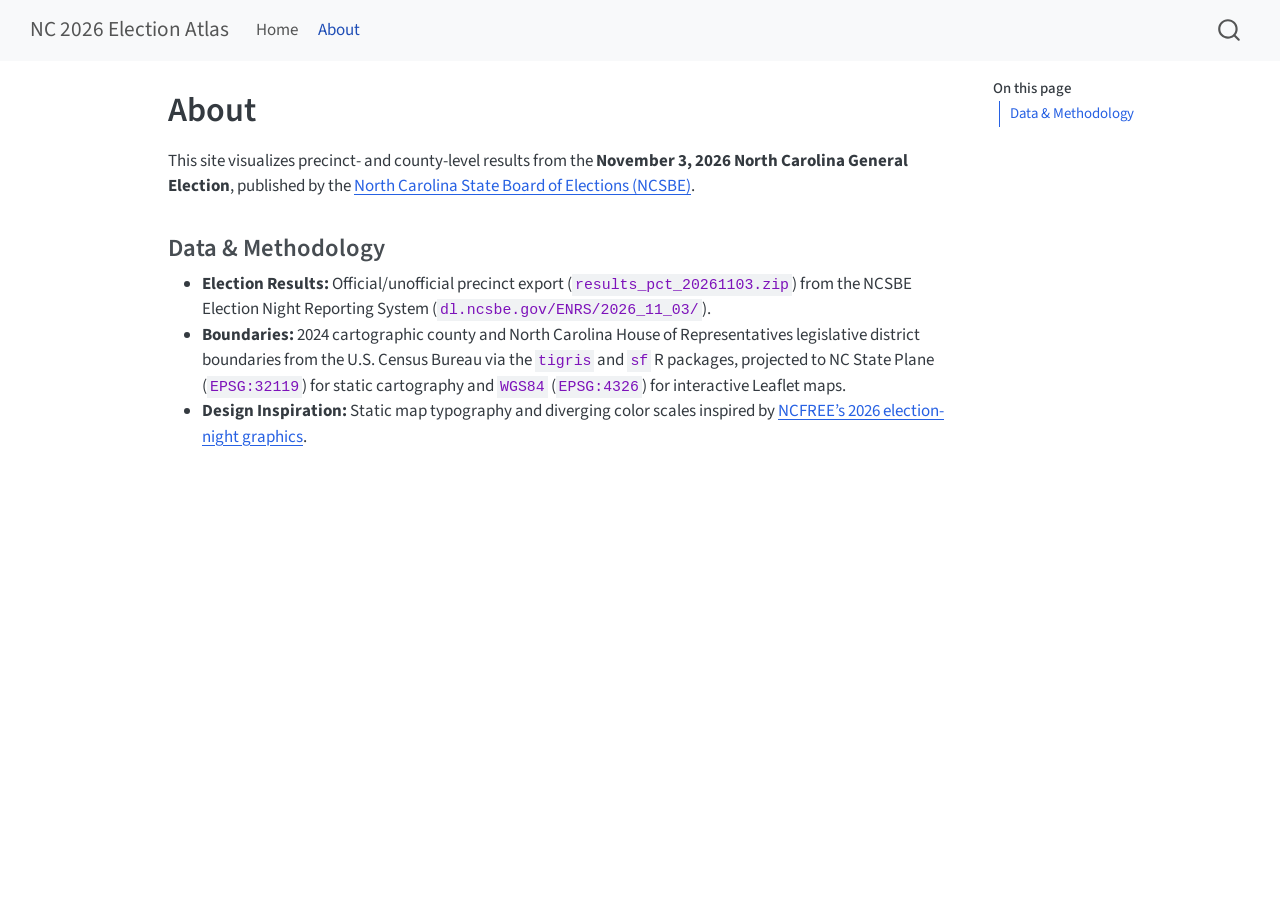
<file: about.html>
<!DOCTYPE html>
<html xmlns="http://www.w3.org/1999/xhtml" lang="en" xml:lang="en"><head>

<meta charset="utf-8">
<meta name="generator" content="quarto-1.10.19">

<meta name="viewport" content="width=device-width, initial-scale=1.0, user-scalable=yes">


<title>About – NC 2026 Election Atlas</title>
<style>
/* Default styles provided by pandoc.
** See https://pandoc.org/MANUAL.html#variables-for-html for config info.
*/
span.smallcaps{font-variant: small-caps;}
div.columns{display: flex; gap: 1.5em;}
div.column{flex: auto;}
@media screen {
div.columns{gap: min(4vw, 1.5em);}
div.column{overflow-x: auto;}
}
div.hanging-indent{margin-left: 1.5em; text-indent: -1.5em;}
ul.task-list{list-style: none;}
ul.task-list li input[type="checkbox"] {
  width: 0.8em;
  margin: 0 0.8em 0.2em -1em; /* quarto-specific, see https://github.com/quarto-dev/quarto-cli/issues/4556 */ 
  vertical-align: middle;
}
</style>


<script src="site_libs/quarto-nav/quarto-nav.js"></script>
<script src="site_libs/quarto-nav/headroom.min.js"></script>
<script src="site_libs/clipboard/clipboard.min.js"></script>
<script src="site_libs/quarto-search/autocomplete.umd.js"></script>
<script src="site_libs/quarto-search/fuse.min.js"></script>
<script src="site_libs/quarto-search/quarto-search.js"></script>
<meta name="quarto:offset" content="./">
<script src="site_libs/quarto-html/quarto.js" type="module"></script>
<script src="site_libs/quarto-html/tabsets/tabsets.js" type="module"></script>
<script src="site_libs/quarto-html/popper.min.js"></script>
<script src="site_libs/quarto-html/tippy.umd.min.js"></script>
<script src="site_libs/quarto-html/anchor.min.js"></script>
<link href="site_libs/quarto-html/tippy.css" rel="stylesheet">
<link href="site_libs/quarto-html/quarto-syntax-highlighting-bf27225e3a48a9273f3daa8f8e829971.css" rel="stylesheet" id="quarto-text-highlighting-styles">
<script src="site_libs/bootstrap/bootstrap.min.js"></script>
<link href="site_libs/bootstrap/bootstrap-icons.css" rel="stylesheet">
<link href="site_libs/bootstrap/bootstrap-977607561cd60f84a551947bb62c3781.min.css" rel="stylesheet" append-hash="true" id="quarto-bootstrap" data-mode="light">
<script id="quarto-search-options" type="application/json">{
  "location": "navbar",
  "copy-button": false,
  "collapse-after": 3,
  "panel-placement": "end",
  "type": "overlay",
  "limit": 50,
  "keyboard-shortcut": [
    "f",
    "/",
    "s"
  ],
  "show-item-context": false,
  "language": {
    "search-no-results-text": "No results",
    "search-matching-documents-text": "matching documents",
    "search-copy-link-title": "Copy link to search",
    "search-hide-matches-text": "Hide additional matches",
    "search-more-match-text": "more match in this document",
    "search-more-matches-text": "more matches in this document",
    "search-clear-button-title": "Clear",
    "search-text-placeholder": "",
    "search-detached-cancel-button-title": "Cancel",
    "search-submit-button-title": "Submit",
    "search-label": "Search"
  }
}</script>


<link rel="stylesheet" href="styles.css">
</head>

<body class="nav-fixed quarto-light">

<div id="quarto-search-results"></div>
  <header id="quarto-header" class="headroom fixed-top">
    <nav class="navbar navbar-expand-lg " data-bs-theme="dark">
      <div class="navbar-container container-fluid">
      <div class="navbar-brand-container mx-auto">
    <a class="navbar-brand" href="./index.html">
    <span class="navbar-title">NC 2026 Election Atlas</span>
    </a>
  </div>
            <div id="quarto-search" class="" title="Search"></div>
          <button class="navbar-toggler" type="button" data-bs-toggle="collapse" data-bs-target="#navbarCollapse" aria-controls="navbarCollapse" role="menu" aria-expanded="false" aria-label="Toggle navigation" onclick="if (window.quartoToggleHeadroom) { window.quartoToggleHeadroom(); }">
  <span class="navbar-toggler-icon"></span>
</button>
          <div class="collapse navbar-collapse" id="navbarCollapse">
            <ul class="navbar-nav navbar-nav-scroll me-auto">
  <li class="nav-item">
    <a class="nav-link" href="./index.html"> 
<span class="menu-text">Home</span></a>
  </li>  
  <li class="nav-item">
    <a class="nav-link active" href="./about.html" aria-current="page"> 
<span class="menu-text">About</span></a>
  </li>  
</ul>
          </div> <!-- /navcollapse -->
            <div class="quarto-navbar-tools">
</div>
      </div> <!-- /container-fluid -->
    </nav>
</header>
<!-- content -->
<div id="quarto-content" class="quarto-container page-columns page-rows-contents page-layout-article page-navbar">
<!-- sidebar -->
<!-- margin-sidebar -->
    <div id="quarto-margin-sidebar" class="sidebar margin-sidebar">
        <nav id="TOC" role="doc-toc" class="toc-active">
    <h2 id="toc-title">On this page</h2>
   
  <ul>
  <li><a href="#data-methodology" id="toc-data-methodology" class="nav-link active" data-scroll-target="#data-methodology">Data &amp; Methodology</a></li>
  </ul>
</nav>
    </div>
<!-- main -->
<main class="content" id="quarto-document-content">

<header id="title-block-header" class="quarto-title-block default">
<div class="quarto-title">
<h1 class="title">About</h1>
</div>



<div class="quarto-title-meta">

    
  
    
  </div>
  


</header>


<p>This site visualizes precinct- and county-level results from the <strong>November 3, 2026 North Carolina General Election</strong>, published by the <a href="https://www.ncsbe.gov/results-data/election-results/historical-election-results-data">North Carolina State Board of Elections (NCSBE)</a>.</p>
<section id="data-methodology" class="level3">
<h3 class="anchored" data-anchor-id="data-methodology">Data &amp; Methodology</h3>
<ul>
<li><strong>Election Results:</strong> Official/unofficial precinct export (<code>results_pct_20261103.zip</code>) from the NCSBE Election Night Reporting System (<code>dl.ncsbe.gov/ENRS/2026_11_03/</code>).</li>
<li><strong>Boundaries:</strong> 2024 cartographic county and North Carolina House of Representatives legislative district boundaries from the U.S. Census Bureau via the <code>tigris</code> and <code>sf</code> R packages, projected to NC State Plane (<code>EPSG:32119</code>) for static cartography and <code>WGS84</code> (<code>EPSG:4326</code>) for interactive Leaflet maps.</li>
<li><strong>Design Inspiration:</strong> Static map typography and diverging color scales inspired by <a href="https://ncfree.org/2026/11/election-night-2026-the-extended-cut/">NCFREE’s 2026 election-night graphics</a>.</li>
</ul>


</section>

</main> <!-- /main -->
<script id="quarto-html-after-body" type="application/javascript">
  window.document.addEventListener("DOMContentLoaded", function (event) {
    const icon = "";
    const anchorJS = new window.AnchorJS();
    anchorJS.options = {
      placement: 'right',
      icon: icon
    };
    anchorJS.add('.anchored');
    const isCodeAnnotation = (el) => {
      for (const clz of el.classList) {
        if (clz.startsWith('code-annotation-')) {                     
          return true;
        }
      }
      return false;
    }
    const onCopySuccess = function(e) {
      // button target
      const button = e.trigger;
      // don't keep focus
      button.blur();
      // flash "checked"
      button.classList.add('code-copy-button-checked');
      var currentTitle = button.getAttribute("title");
      button.setAttribute("title", "Copied!");
      let tooltip;
      if (window.bootstrap) {
        button.setAttribute("data-bs-toggle", "tooltip");
        button.setAttribute("data-bs-placement", "left");
        button.setAttribute("data-bs-title", "Copied!");
        tooltip = new bootstrap.Tooltip(button, 
          { trigger: "manual", 
            customClass: "code-copy-button-tooltip",
            offset: [0, -8]});
        tooltip.show();    
      }
      setTimeout(function() {
        if (tooltip) {
          tooltip.hide();
          button.removeAttribute("data-bs-title");
          button.removeAttribute("data-bs-toggle");
          button.removeAttribute("data-bs-placement");
        }
        button.setAttribute("title", currentTitle);
        button.classList.remove('code-copy-button-checked');
      }, 1000);
      // clear code selection
      e.clearSelection();
    }
    const getTextToCopy = function(trigger) {
      const outerScaffold = trigger.parentElement.cloneNode(true);
      const codeEl = outerScaffold.querySelector('code');
      for (const childEl of codeEl.children) {
        if (isCodeAnnotation(childEl)) {
          childEl.remove();
        }
      }
      return codeEl.innerText;
    }
    const clipboard = new window.ClipboardJS('.code-copy-button:not([data-in-quarto-modal])', {
      text: getTextToCopy
    });
    clipboard.on('success', onCopySuccess);
    if (window.document.getElementById('quarto-embedded-source-code-modal')) {
      const clipboardModal = new window.ClipboardJS('.code-copy-button[data-in-quarto-modal]', {
        text: getTextToCopy,
        container: window.document.getElementById('quarto-embedded-source-code-modal')
      });
      clipboardModal.on('success', onCopySuccess);
    }
      var localhostRegex = new RegExp(/^(?:http|https):\/\/localhost\:?[0-9]*\//);
      var mailtoRegex = new RegExp(/^mailto:/);
        var filterRegex = new RegExp("https:\/\/ichandler30-source\.github\.io\/elections\/");
      var isInternal = (href) => {
          return filterRegex.test(href) || localhostRegex.test(href) || mailtoRegex.test(href);
      }
      // Inspect non-navigation links and adorn them if external
     var links = window.document.querySelectorAll('a[href]:not(.nav-link):not(.navbar-brand):not(.toc-action):not(.sidebar-link):not(.sidebar-item-toggle):not(.pagination-link):not(.no-external):not([aria-hidden]):not(.dropdown-item):not(.quarto-navigation-tool):not(.about-link)');
      for (var i=0; i<links.length; i++) {
        const link = links[i];
        if (!isInternal(link.href)) {
          // undo the damage that might have been done by quarto-nav.js in the case of
          // links that we want to consider external
          if (link.dataset.originalHref !== undefined) {
            link.href = link.dataset.originalHref;
          }
        }
      }
    function tippyHover(el, contentFn, onTriggerFn, onUntriggerFn) {
      const config = {
        allowHTML: true,
        maxWidth: 500,
        delay: 100,
        arrow: false,
        appendTo: function(el) {
            return el.parentElement;
        },
        interactive: true,
        interactiveBorder: 10,
        theme: 'quarto',
        placement: 'bottom-start',
      };
      if (contentFn) {
        config.content = contentFn;
      }
      if (onTriggerFn) {
        config.onTrigger = onTriggerFn;
      }
      if (onUntriggerFn) {
        config.onUntrigger = onUntriggerFn;
      }
      window.tippy(el, config); 
    }
    const noterefs = window.document.querySelectorAll('a[role="doc-noteref"]');
    for (var i=0; i<noterefs.length; i++) {
      const ref = noterefs[i];
      tippyHover(ref, function() {
        // use id or data attribute instead here
        let href = ref.getAttribute('data-footnote-href') || ref.getAttribute('href');
        try { href = new URL(href).hash; } catch {}
        const id = href.replace(/^#\/?/, "");
        const note = window.document.getElementById(id);
        if (note) {
          return note.innerHTML;
        } else {
          return "";
        }
      });
    }
    const xrefs = window.document.querySelectorAll('a.quarto-xref');
    const processXRef = (id, note) => {
      // Strip column container classes
      const stripColumnClz = (el) => {
        el.classList.remove("page-full", "page-columns");
        if (el.children) {
          for (const child of el.children) {
            stripColumnClz(child);
          }
        }
      }
      stripColumnClz(note)
      if (id === null || id.startsWith('sec-')) {
        // Special case sections, only their first couple elements
        const container = document.createElement("div");
        if (note.children && note.children.length > 2) {
          container.appendChild(note.children[0].cloneNode(true));
          for (let i = 1; i < note.children.length; i++) {
            const child = note.children[i];
            if (child.tagName === "P" && child.innerText === "") {
              continue;
            } else {
              container.appendChild(child.cloneNode(true));
              break;
            }
          }
          if (window.Quarto?.typesetMath) {
            window.Quarto.typesetMath(container);
          }
          return container.innerHTML
        } else {
          if (window.Quarto?.typesetMath) {
            window.Quarto.typesetMath(note);
          }
          return note.innerHTML;
        }
      } else {
        // Remove any anchor links if they are present
        const anchorLink = note.querySelector('a.anchorjs-link');
        if (anchorLink) {
          anchorLink.remove();
        }
        if (window.Quarto?.typesetMath) {
          window.Quarto.typesetMath(note);
        }
        if (note.classList.contains("callout")) {
          return note.outerHTML;
        } else {
          return note.innerHTML;
        }
      }
    }
    for (var i=0; i<xrefs.length; i++) {
      const xref = xrefs[i];
      tippyHover(xref, undefined, function(instance) {
        instance.disable();
        let url = xref.getAttribute('href');
        let hash = undefined; 
        if (url.startsWith('#')) {
          hash = url;
        } else {
          try { hash = new URL(url).hash; } catch {}
        }
        if (hash) {
          const id = hash.replace(/^#\/?/, "");
          const note = window.document.getElementById(id);
          if (note !== null) {
            try {
              const html = processXRef(id, note.cloneNode(true));
              instance.setContent(html);
            } finally {
              instance.enable();
              instance.show();
            }
          } else {
            // See if we can fetch this
            fetch(url.split('#')[0])
            .then(res => res.text())
            .then(html => {
              const parser = new DOMParser();
              const htmlDoc = parser.parseFromString(html, "text/html");
              const note = htmlDoc.getElementById(id);
              if (note !== null) {
                const html = processXRef(id, note);
                instance.setContent(html);
              } 
            }).finally(() => {
              instance.enable();
              instance.show();
            });
          }
        } else {
          // See if we can fetch a full url (with no hash to target)
          // This is a special case and we should probably do some content thinning / targeting
          fetch(url)
          .then(res => res.text())
          .then(html => {
            const parser = new DOMParser();
            const htmlDoc = parser.parseFromString(html, "text/html");
            const note = htmlDoc.querySelector('main.content');
            if (note !== null) {
              // This should only happen for chapter cross references
              // (since there is no id in the URL)
              // remove the first header
              if (note.children.length > 0 && note.children[0].tagName === "HEADER") {
                note.children[0].remove();
              }
              const html = processXRef(null, note);
              instance.setContent(html);
            } 
          }).finally(() => {
            instance.enable();
            instance.show();
          });
        }
      }, function(instance) {
      });
    }
        let selectedAnnoteEl;
        const selectorForAnnotation = ( cell, annotation) => {
          let cellAttr = 'data-code-cell="' + cell + '"';
          let lineAttr = 'data-code-annotation="' +  annotation + '"';
          const selector = 'span[' + cellAttr + '][' + lineAttr + ']';
          return selector;
        }
        const selectCodeLines = (annoteEl) => {
          const doc = window.document;
          const targetCell = annoteEl.getAttribute("data-target-cell");
          const targetAnnotation = annoteEl.getAttribute("data-target-annotation");
          const annoteSpan = window.document.querySelector(selectorForAnnotation(targetCell, targetAnnotation));
          const lines = annoteSpan.getAttribute("data-code-lines").split(",");
          const lineIds = lines.map((line) => {
            return targetCell + "-" + line;
          })
          let top = null;
          let height = null;
          let parent = null;
          if (lineIds.length > 0) {
              //compute the position of the single el (top and bottom and make a div)
              const el = window.document.getElementById(lineIds[0]);
              top = el.offsetTop;
              height = el.offsetHeight;
              parent = el.parentElement.parentElement;
            if (lineIds.length > 1) {
              const lastEl = window.document.getElementById(lineIds[lineIds.length - 1]);
              const bottom = lastEl.offsetTop + lastEl.offsetHeight;
              height = bottom - top;
            }
            if (top !== null && height !== null && parent !== null) {
              // cook up a div (if necessary) and position it 
              let div = window.document.getElementById("code-annotation-line-highlight");
              if (div === null) {
                div = window.document.createElement("div");
                div.setAttribute("id", "code-annotation-line-highlight");
                div.style.position = 'absolute';
                parent.appendChild(div);
              }
              div.style.top = top - 2 + "px";
              div.style.height = height + 4 + "px";
              div.style.left = 0;
              let gutterDiv = window.document.getElementById("code-annotation-line-highlight-gutter");
              if (gutterDiv === null) {
                gutterDiv = window.document.createElement("div");
                gutterDiv.setAttribute("id", "code-annotation-line-highlight-gutter");
                gutterDiv.style.position = 'absolute';
                const codeCell = window.document.getElementById(targetCell);
                const gutter = codeCell.querySelector('.code-annotation-gutter');
                gutter.appendChild(gutterDiv);
              }
              gutterDiv.style.top = top - 2 + "px";
              gutterDiv.style.height = height + 4 + "px";
            }
            selectedAnnoteEl = annoteEl;
          }
        };
        const unselectCodeLines = () => {
          const elementsIds = ["code-annotation-line-highlight", "code-annotation-line-highlight-gutter"];
          elementsIds.forEach((elId) => {
            const div = window.document.getElementById(elId);
            if (div) {
              div.remove();
            }
          });
          selectedAnnoteEl = undefined;
        };
          // Handle positioning of the toggle
      window.addEventListener(
        "resize",
        throttle(() => {
          elRect = undefined;
          if (selectedAnnoteEl) {
            selectCodeLines(selectedAnnoteEl);
          }
        }, 10)
      );
      function throttle(fn, ms) {
      let throttle = false;
      let timer;
        return (...args) => {
          if(!throttle) { // first call gets through
              fn.apply(this, args);
              throttle = true;
          } else { // all the others get throttled
              if(timer) clearTimeout(timer); // cancel #2
              timer = setTimeout(() => {
                fn.apply(this, args);
                timer = throttle = false;
              }, ms);
          }
        };
      }
        // Attach click handler to the DT
        const annoteDls = window.document.querySelectorAll('dt[data-target-cell]');
        for (const annoteDlNode of annoteDls) {
          annoteDlNode.addEventListener('click', (event) => {
            const clickedEl = event.target;
            if (clickedEl !== selectedAnnoteEl) {
              unselectCodeLines();
              const activeEl = window.document.querySelector('dt[data-target-cell].code-annotation-active');
              if (activeEl) {
                activeEl.classList.remove('code-annotation-active');
              }
              selectCodeLines(clickedEl);
              clickedEl.classList.add('code-annotation-active');
            } else {
              // Unselect the line
              unselectCodeLines();
              clickedEl.classList.remove('code-annotation-active');
            }
          });
        }
    const findCites = (el) => {
      const parentEl = el.parentElement;
      if (parentEl) {
        const cites = parentEl.dataset.cites;
        if (cites) {
          return {
            el,
            cites: cites.split(' ')
          };
        } else {
          return findCites(el.parentElement)
        }
      } else {
        return undefined;
      }
    };
    var bibliorefs = window.document.querySelectorAll('a[role="doc-biblioref"]');
    for (var i=0; i<bibliorefs.length; i++) {
      const ref = bibliorefs[i];
      const citeInfo = findCites(ref);
      if (citeInfo) {
        tippyHover(citeInfo.el, function() {
          var popup = window.document.createElement('div');
          citeInfo.cites.forEach(function(cite) {
            var citeDiv = window.document.createElement('div');
            citeDiv.classList.add('hanging-indent');
            citeDiv.classList.add('csl-entry');
            var biblioDiv = window.document.getElementById('ref-' + cite);
            if (biblioDiv) {
              citeDiv.innerHTML = biblioDiv.innerHTML;
            }
            popup.appendChild(citeDiv);
          });
          return popup.innerHTML;
        });
      }
    }
  });
  </script>
</div> <!-- /content -->




</body></html>
</file>
<file: site_libs/quarto-html/tippy.css>
.tippy-box[data-animation=fade][data-state=hidden]{opacity:0}[data-tippy-root]{max-width:calc(100vw - 10px)}.tippy-box{position:relative;background-color:#333;color:#fff;border-radius:4px;font-size:14px;line-height:1.4;white-space:normal;outline:0;transition-property:transform,visibility,opacity}.tippy-box[data-placement^=top]>.tippy-arrow{bottom:0}.tippy-box[data-placement^=top]>.tippy-arrow:before{bottom:-7px;left:0;border-width:8px 8px 0;border-top-color:initial;transform-origin:center top}.tippy-box[data-placement^=bottom]>.tippy-arrow{top:0}.tippy-box[data-placement^=bottom]>.tippy-arrow:before{top:-7px;left:0;border-width:0 8px 8px;border-bottom-color:initial;transform-origin:center bottom}.tippy-box[data-placement^=left]>.tippy-arrow{right:0}.tippy-box[data-placement^=left]>.tippy-arrow:before{border-width:8px 0 8px 8px;border-left-color:initial;right:-7px;transform-origin:center left}.tippy-box[data-placement^=right]>.tippy-arrow{left:0}.tippy-box[data-placement^=right]>.tippy-arrow:before{left:-7px;border-width:8px 8px 8px 0;border-right-color:initial;transform-origin:center right}.tippy-box[data-inertia][data-state=visible]{transition-timing-function:cubic-bezier(.54,1.5,.38,1.11)}.tippy-arrow{width:16px;height:16px;color:#333}.tippy-arrow:before{content:"";position:absolute;border-color:transparent;border-style:solid}.tippy-content{position:relative;padding:5px 9px;z-index:1}
</file>
<file: site_libs/quarto-html/quarto-syntax-highlighting-bf27225e3a48a9273f3daa8f8e829971.css>
/* quarto syntax highlight colors */
:root {
  --quarto-hl-ot-color: #003B4F;
  --quarto-hl-at-color: #657422;
  --quarto-hl-ss-color: #20794D;
  --quarto-hl-an-color: #5E5E5E;
  --quarto-hl-fu-color: #4758AB;
  --quarto-hl-st-color: #20794D;
  --quarto-hl-cf-color: #003B4F;
  --quarto-hl-op-color: #5E5E5E;
  --quarto-hl-er-color: #AD0000;
  --quarto-hl-bn-color: #AD0000;
  --quarto-hl-al-color: #AD0000;
  --quarto-hl-va-color: #111111;
  --quarto-hl-bu-color: inherit;
  --quarto-hl-ex-color: inherit;
  --quarto-hl-pp-color: #AD0000;
  --quarto-hl-in-color: #5E5E5E;
  --quarto-hl-vs-color: #20794D;
  --quarto-hl-wa-color: #5E5E5E;
  --quarto-hl-do-color: #5E5E5E;
  --quarto-hl-im-color: #00769E;
  --quarto-hl-ch-color: #20794D;
  --quarto-hl-dt-color: #AD0000;
  --quarto-hl-fl-color: #AD0000;
  --quarto-hl-co-color: #5E5E5E;
  --quarto-hl-cv-color: #5E5E5E;
  --quarto-hl-cn-color: #8f5902;
  --quarto-hl-sc-color: #5E5E5E;
  --quarto-hl-dv-color: #AD0000;
  --quarto-hl-kw-color: #003B4F;
}

/* other quarto variables */
:root {
  --quarto-font-monospace: SFMono-Regular, Menlo, Monaco, Consolas, "Liberation Mono", "Courier New", monospace;
}

/* syntax highlight based on Pandoc's rules */
pre > code.sourceCode > span {
  color: #003B4F;
}

code.sourceCode > span {
  color: #003B4F;
}

div.sourceCode,
div.sourceCode pre.sourceCode {
  color: #003B4F;
}

/* Normal */
code span {
  color: #003B4F;
}

/* Alert */
code span.al {
  color: #AD0000;
  font-style: inherit;
}

/* Annotation */
code span.an {
  color: #5E5E5E;
  font-style: inherit;
}

/* Attribute */
code span.at {
  color: #657422;
  font-style: inherit;
}

/* BaseN */
code span.bn {
  color: #AD0000;
  font-style: inherit;
}

/* BuiltIn */
code span.bu {
  font-style: inherit;
}

/* ControlFlow */
code span.cf {
  color: #003B4F;
  font-weight: bold;
  font-style: inherit;
}

/* Char */
code span.ch {
  color: #20794D;
  font-style: inherit;
}

/* Constant */
code span.cn {
  color: #8f5902;
  font-style: inherit;
}

/* Comment */
code span.co {
  color: #5E5E5E;
  font-style: inherit;
}

/* CommentVar */
code span.cv {
  color: #5E5E5E;
  font-style: italic;
}

/* Documentation */
code span.do {
  color: #5E5E5E;
  font-style: italic;
}

/* DataType */
code span.dt {
  color: #AD0000;
  font-style: inherit;
}

/* DecVal */
code span.dv {
  color: #AD0000;
  font-style: inherit;
}

/* Error */
code span.er {
  color: #AD0000;
  font-style: inherit;
}

/* Extension */
code span.ex {
  font-style: inherit;
}

/* Float */
code span.fl {
  color: #AD0000;
  font-style: inherit;
}

/* Function */
code span.fu {
  color: #4758AB;
  font-style: inherit;
}

/* Import */
code span.im {
  color: #00769E;
  font-style: inherit;
}

/* Information */
code span.in {
  color: #5E5E5E;
  font-style: inherit;
}

/* Keyword */
code span.kw {
  color: #003B4F;
  font-weight: bold;
  font-style: inherit;
}

/* Operator */
code span.op {
  color: #5E5E5E;
  font-style: inherit;
}

/* Other */
code span.ot {
  color: #003B4F;
  font-style: inherit;
}

/* Preprocessor */
code span.pp {
  color: #AD0000;
  font-style: inherit;
}

/* SpecialChar */
code span.sc {
  color: #5E5E5E;
  font-style: inherit;
}

/* SpecialString */
code span.ss {
  color: #20794D;
  font-style: inherit;
}

/* String */
code span.st {
  color: #20794D;
  font-style: inherit;
}

/* Variable */
code span.va {
  color: #111111;
  font-style: inherit;
}

/* VerbatimString */
code span.vs {
  color: #20794D;
  font-style: inherit;
}

/* Warning */
code span.wa {
  color: #5E5E5E;
  font-style: italic;
}

.prevent-inlining {
  content: "</";
}

/*# sourceMappingURL=8be38f48d34c45af72792cbd699585e7.css.map */
</file>
<file: styles.css>
/* Clean editorial styling for the Election Atlas */
.atlas-kpis {
  display: grid;
  grid-template-columns: repeat(auto-fit, minmax(195px, 1fr));
  gap: 0.85rem;
  margin: 1rem 0 1.25rem 0;
}

.kpi-card {
  background: #f8fafc;
  border: 1px solid #e2e8f0;
  border-left: 4px solid #0e3f7a;
  border-radius: 8px;
  padding: 0.75rem 1rem;
}

.kpi-card.purple {
  border-left-color: #7b2cbf;
}

.kpi-card.house {
  border-left-color: #1d6fa5;
}

.kpi-card.turnout {
  border-left-color: #334155;
}

.kpi-value {
  font-size: 1.45rem;
  font-weight: 700;
  color: #0f172a;
  line-height: 1.15;
}

.kpi-label {
  font-size: 0.8rem;
  text-transform: uppercase;
  letter-spacing: 0.04em;
  color: #64748b;
  margin-top: 0.2rem;
}

.map-legend-strip {
  display: flex;
  flex-wrap: wrap;
  gap: 0.6rem 1.4rem;
  align-items: center;
  background: #f8fafc;
  border: 1px solid #e2e8f0;
  border-radius: 8px;
  padding: 0.6rem 0.95rem;
  margin-top: 0.65rem;
  font-size: 0.82rem;
  color: #334155;
}

.legend-dot {
  display: inline-block;
  width: 11px;
  height: 11px;
  border-radius: 2px;
  margin-right: 5px;
  vertical-align: -1px;
}

.leaflet-container {
  border-radius: 10px;
  border: 1px solid #cbd5e1;
  box-shadow: 0 4px 14px rgba(15, 23, 42, 0.06);
}
</file>
